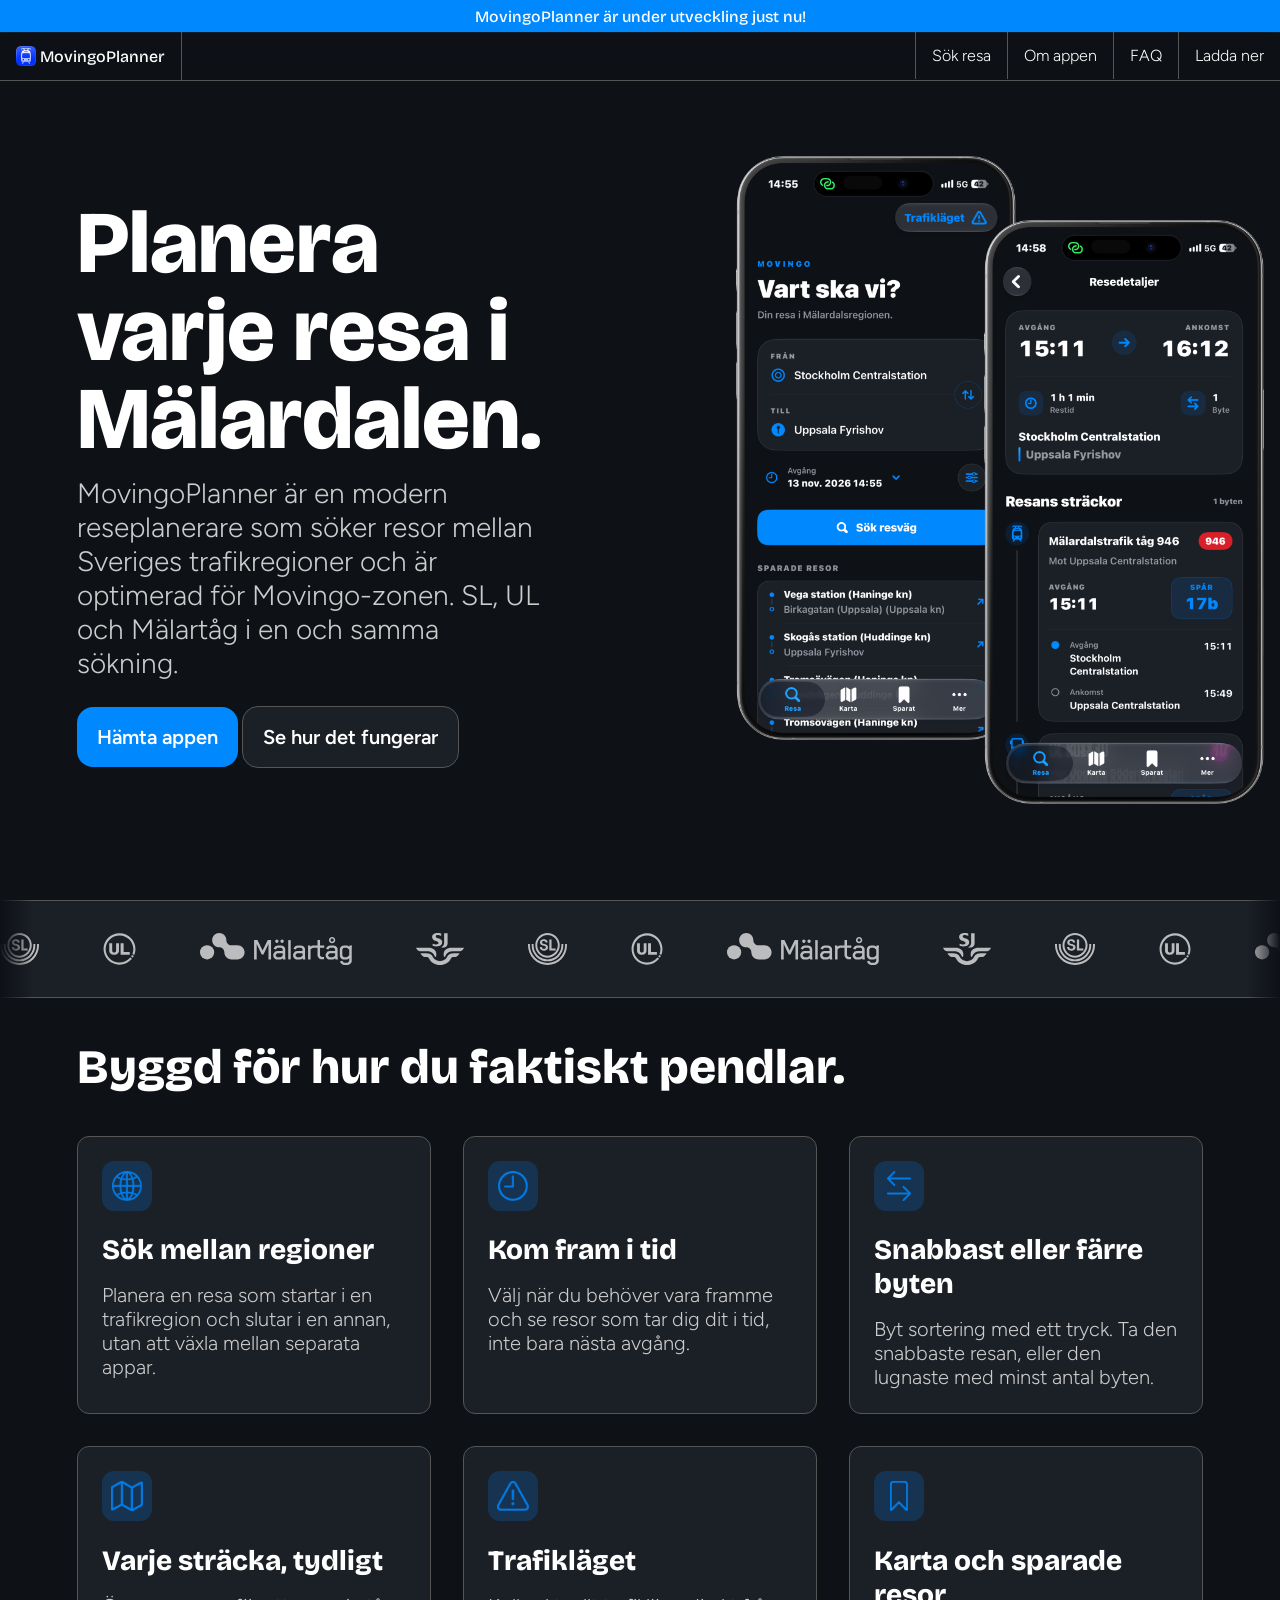
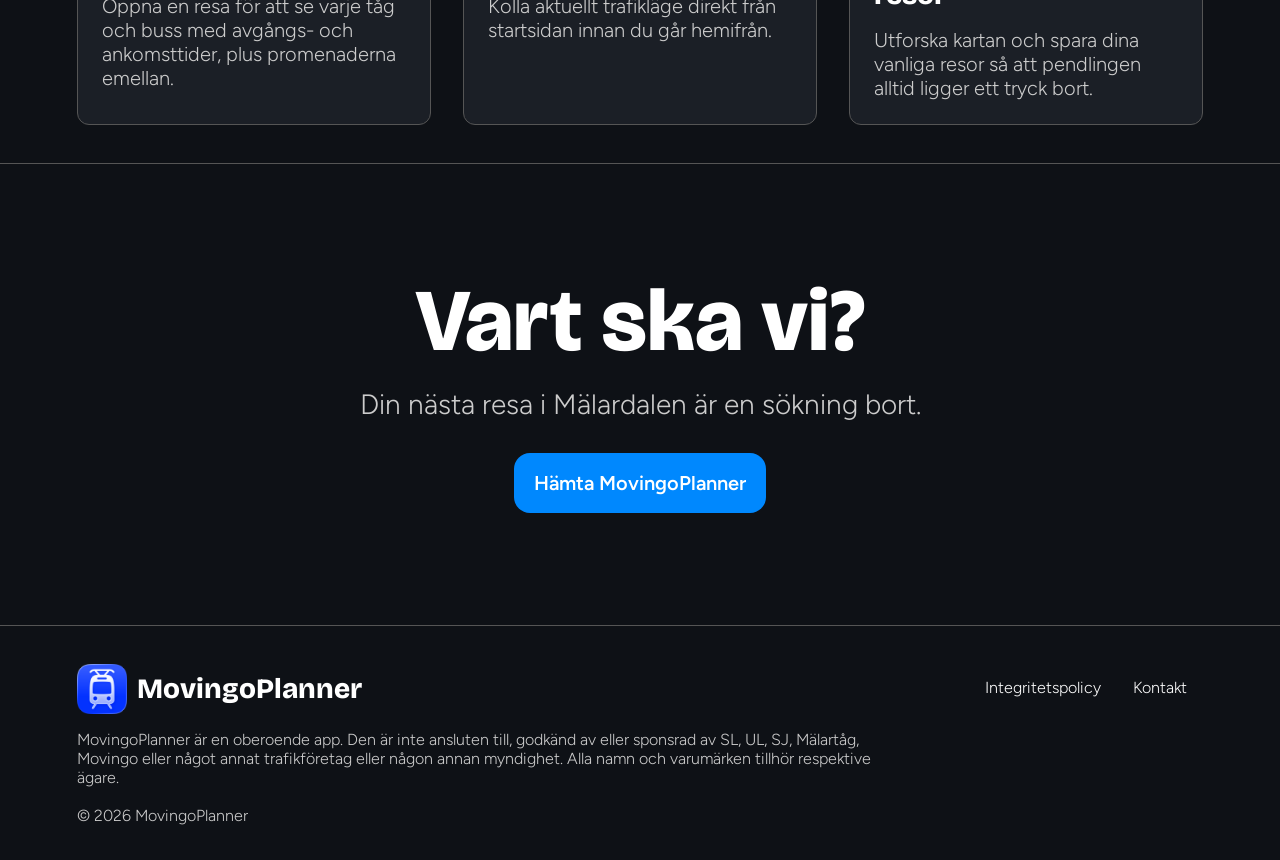
<file: index.html>
<!DOCTYPE html>
<html lang="en">
<head>
    <meta charset="UTF-8">
    <meta name="viewport" content="width=device-width, initial-scale=1.0">

    <link rel="shortcut icon" href="img/logo.png" type="image/x-icon">

    <link rel="preconnect" href="https://fonts.googleapis.com">
    <link rel="preconnect" href="https://fonts.gstatic.com" crossorigin>
    <link href="https://fonts.googleapis.com/css2?family=Bricolage+Grotesque:opsz,wght@12..96,200..800&family=Figtree:ital,wght@0,300..900;1,300..900&display=swap" rel="stylesheet">
    
    <link rel="stylesheet" href="css/styles.css">

    <title>MovingoPlanner</title>
</head>
<body>
    <header>MovingoPlanner är under utveckling just nu!</header>
    <nav id="navbar">
        <ul>
            <li id="logo"><a href="#hero_sec"><img src="img/logo.png" alt="MovingoPlanner logga">MovingoPlanner</a></li>
            <li id="nav-link"><a href="/downloads/">Ladda ner</a></li>
            <li id="nav-link"><a href="/faq/">FAQ</a></li>
            <li id="nav-link"><a href="/about/">Om appen</a></li>
            <li id="nav-link"><a href="/search-journey/">Sök resa</a></li>
        </ul>
    </nav>

    <section id="hero_sec">
        <div class="flex-container">
            <main>
                <h1>Planera varje resa i Mälardalen.</h1>
                <p>MovingoPlanner är en modern reseplanerare som söker resor mellan Sveriges trafikregioner och är optimerad för Movingo-zonen. SL, UL och Mälartåg i en och samma sökning.</p>
                <a href="#appLink_sec">Hämta appen</a>
                <a href="#logoMarquee_sec" class="alternate-btn">Se hur det fungerar</a>
            </main>
            <aside>
                <div>
                    <img src="img/app_mockup_home.png" alt="Telefon modell som visar appen.">
                    <img id="top_img" src="img/app_mockup_journey.png" alt="Telefon modell som visar appen.">
                </div>
            </aside>
        </div>
    </section>

    <section id="logoMarquee_sec">
        <div class="logo-track">

            <div class="logo-group">
                <img src="img/sl.svg" alt="SL">
                <img src="img/ul.svg" alt="UL">
                <img src="img/malartag.svg" alt="Mälartåg">
                <img src="img/sj.svg" alt="SJ">

                <img src="img/sl.svg" alt="" aria-hidden="true">
                <img src="img/ul.svg" alt="" aria-hidden="true">
                <img src="img/malartag.svg" alt="" aria-hidden="true">
                <img src="img/sj.svg" alt="" aria-hidden="true">

                <img src="img/sl.svg" alt="" aria-hidden="true">
                <img src="img/ul.svg" alt="" aria-hidden="true">
                <img src="img/malartag.svg" alt="" aria-hidden="true">
                <img src="img/sj.svg" alt="" aria-hidden="true">
            </div>

            <div class="logo-group" aria-hidden="true">
                <img src="img/sl.svg" alt="">
                <img src="img/ul.svg" alt="">
                <img src="img/malartag.svg" alt="">
                <img src="img/sj.svg" alt="">
                
                <img src="img/sl.svg" alt="">
                <img src="img/ul.svg" alt="">
                <img src="img/malartag.svg" alt="">
                <img src="img/sj.svg" alt="">
 
                <img src="img/sl.svg" alt="">
                <img src="img/ul.svg" alt="">
                <img src="img/malartag.svg" alt="">
                <img src="img/sj.svg" alt="">
            </div>
        </div>
    </section>

    <section id="info_sec">
        <div>
            <h2>Byggd för hur du faktiskt pendlar.</h2>

            <div class="flex-container">
                <div>
                    <div>
                        <img src="img/globe.png" alt="logga">
                    </div>
                    <h3>Sök mellan regioner</h3>
                    <p>Planera en resa som startar i en trafikregion och slutar i en annan, utan att växla mellan separata appar.</p>
                </div>
                <div>
                    <div>
                        <img src="img/clock.png" alt="logga">
                    </div>
                    <h3>Kom fram i tid</h3>
                    <p>Välj när du behöver vara framme och se resor som tar dig dit i tid, inte bara nästa avgång.</p>
                </div>
                <div>
                    <div>
                        <img src="img/arrow.png" alt="logga">
                    </div>
                    <h3>Snabbast eller färre byten</h3>
                    <p>Byt sortering med ett tryck. Ta den snabbaste resan, eller den lugnaste med minst antal byten.</p>
                </div>
                <div>
                    <div>
                        <img src="img/map.png" alt="logga">
                    </div>
                    <h3>Varje sträcka, tydligt</h3>
                    <p>Öppna en resa för att se varje tåg och buss med avgångs- och ankomsttider, plus promenaderna emellan.</p>
                </div>
                <div>
                    <div>
                        <img src="img/danger.png" alt="logga">
                    </div>
                    <h3>Trafikläget</h3>
                    <p>Kolla aktuellt trafikläge direkt från startsidan innan du går hemifrån.</p>
                </div>
                <div>
                    <div>
                        <img src="img/bookmark.png" alt="logga">
                    </div>
                    <h3>Karta och sparade resor</h3>
                    <p>Utforska kartan och spara dina vanliga resor så att pendlingen alltid ligger ett tryck bort.</p>
                </div>
            </div>
        </div>
    </section>

    <section id="appLink_sec">
        <h1>Vart ska vi?</h1>
        <p>Din nästa resa i Mälardalen är en sökning bort.</p>
        <a href="/downloads/">
            Hämta MovingoPlanner
        </a>
    </section>

    <footer>
        <main>
            <div id="logo">
                <a href="/">
                    <img src="img/logo.png" alt="MovingoPlanner logga">
                    <h3>MovingoPlanner</h3>
                </a>
            </div>
                
            <p>MovingoPlanner är en oberoende app. Den är inte ansluten till, godkänd av eller sponsrad av SL, UL, SJ, Mälartåg, Movingo eller något annat trafikföretag eller någon annan myndighet. Alla namn och varumärken tillhör respektive ägare.<br><br>&copy; 2026 MovingoPlanner</p>
        </main>
        <aside>
            <ul>
                <li><a href="/contact/">Kontakt</a></li>
                <li><a href="/privacy-policy/">Integritetspolicy</a></li>
            </ul>
        </aside>
    </footer>

</body>
</html>
</file>
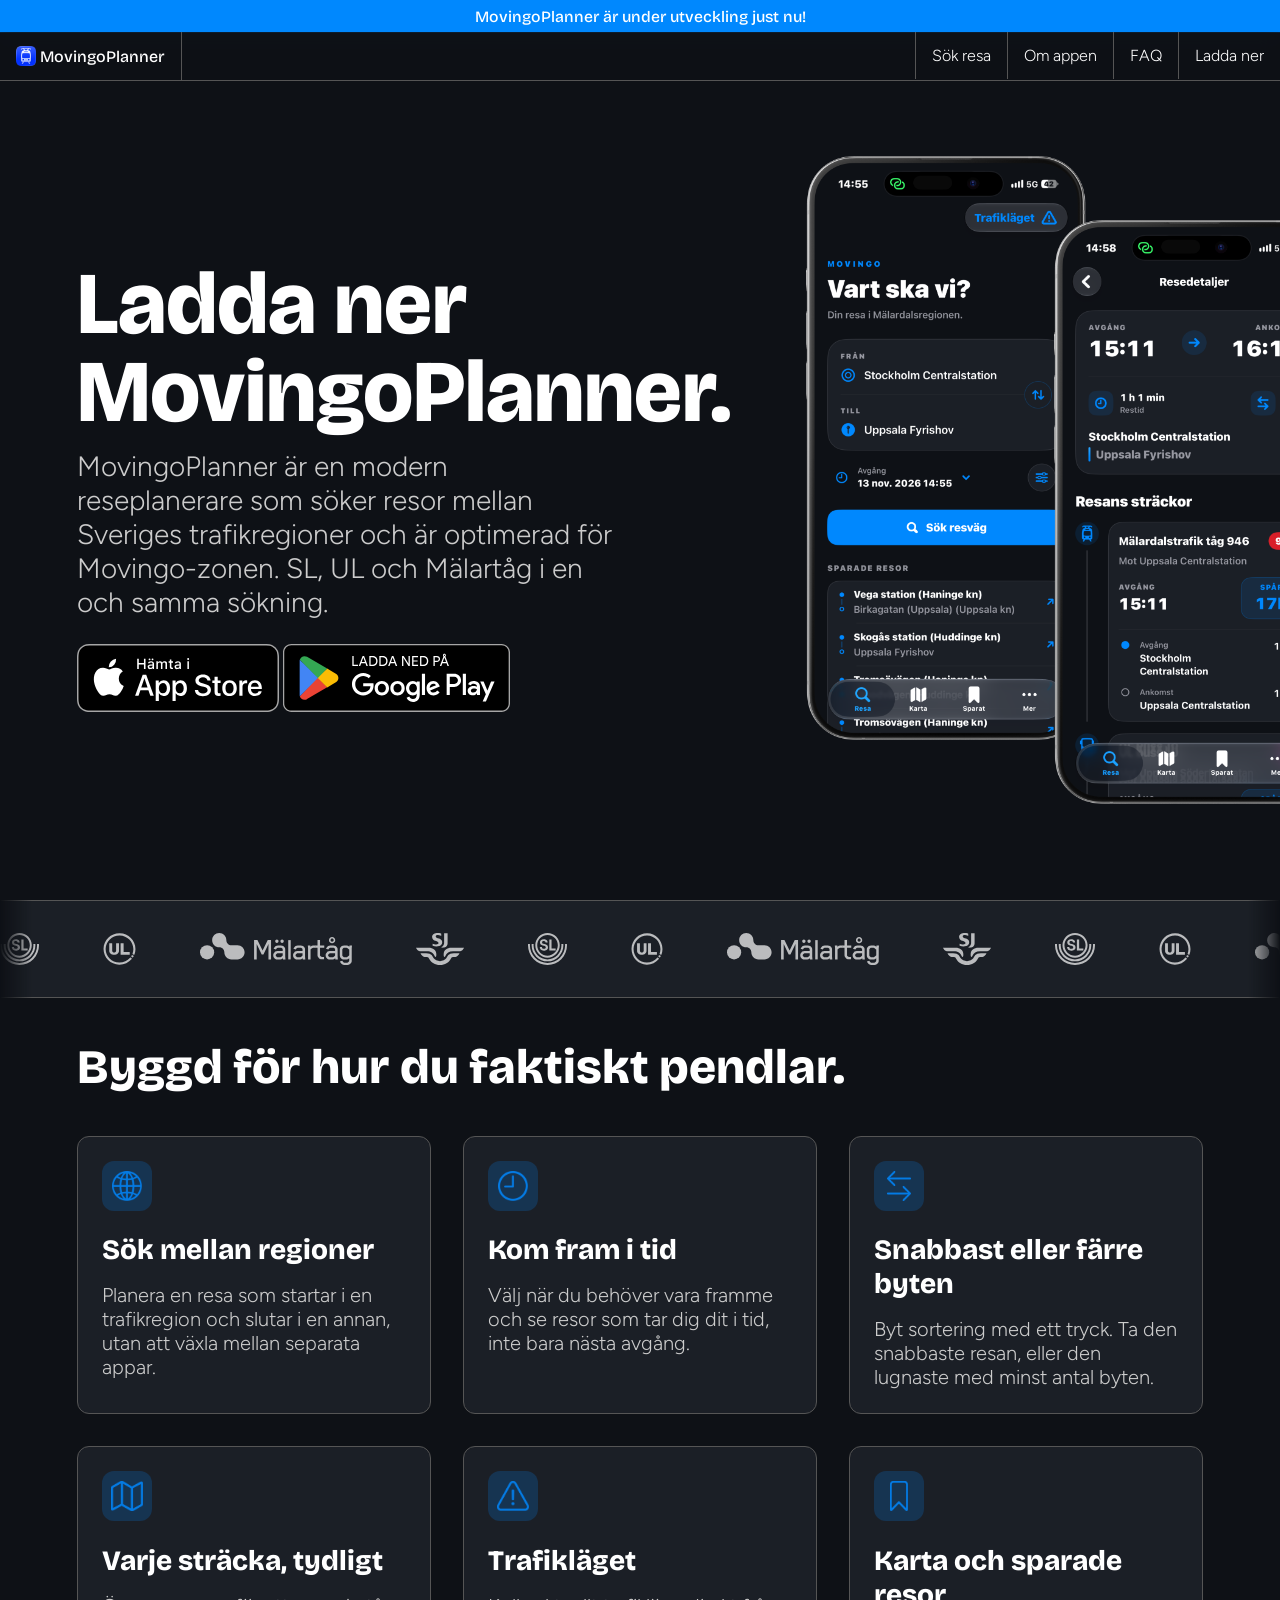
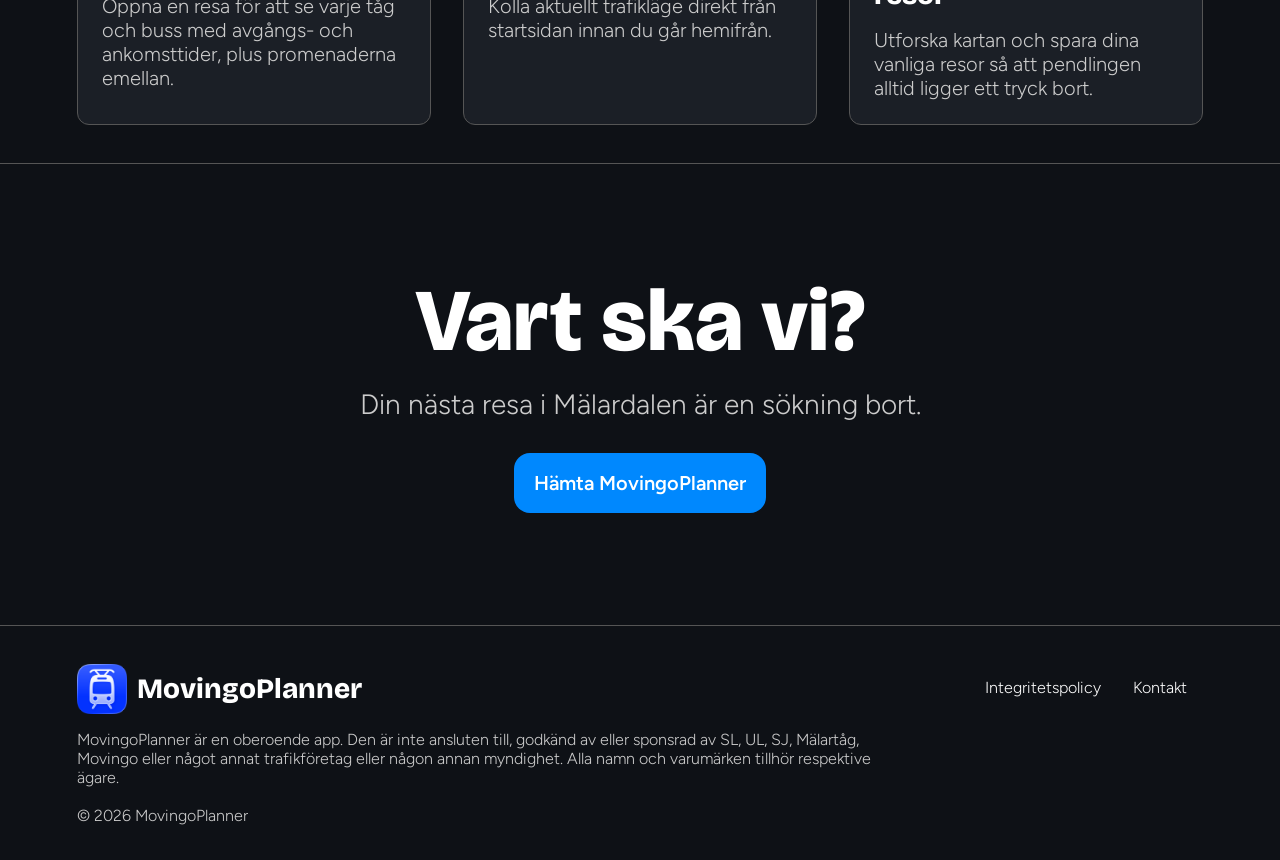
<file: downloads/index.html>
<!DOCTYPE html>
<html lang="en">
<head>
    <meta charset="UTF-8">
    <meta name="viewport" content="width=device-width, initial-scale=1.0">

    <link rel="shortcut icon" href="../img/logo.png" type="image/x-icon">

    <link rel="preconnect" href="https://fonts.googleapis.com">
    <link rel="preconnect" href="https://fonts.gstatic.com" crossorigin>
    <link href="https://fonts.googleapis.com/css2?family=Bricolage+Grotesque:opsz,wght@12..96,200..800&family=Figtree:ital,wght@0,300..900;1,300..900&display=swap" rel="stylesheet">
    
    <link rel="stylesheet" href="../css/styles.css">

    <title>MovingoPlanner</title>
</head>
<body>
    <header>MovingoPlanner är under utveckling just nu!</header>
    <nav id="navbar">
        <ul>
            <li id="logo"><a href="../"><img src="../img/logo.png" alt="MovingoPlanner logga">MovingoPlanner</a></li>
            <li id="nav-link"><a href="../downloads/">Ladda ner</a></li>
            <li id="nav-link"><a href="../faq/">FAQ</a></li>
            <li id="nav-link"><a href="../about/">Om appen</a></li>
            <li id="nav-link"><a href="../search-journey/">Sök resa</a></li>
        </ul>
    </nav>

    <section id="hero_sec">
        <div class="flex-container">
            <main>
                <h1>Ladda ner MovingoPlanner.</h1>
                <p>MovingoPlanner är en modern reseplanerare som söker resor mellan Sveriges trafikregioner och är optimerad för Movingo-zonen. SL, UL och Mälartåg i en och samma sökning.</p>
                <a class="img-btn" href="#appLink_sec"><img src="../img/appstore.svg" alt=""></a>
                <a class="img-btn" href="#logoMarquee_sec"><img src="../img/google_play.svg" alt="tshgd"></a>
            </main>
            <aside>
                <div>
                    <img src="../img/app_mockup_home.png" alt="Telefon modell som visar appen.">
                    <img id="top_img" src="../img/app_mockup_journey.png" alt="Telefon modell som visar appen.">
                </div>
            </aside>
        </div>
    </section>

    <section id="logoMarquee_sec">
        <div class="logo-track">

            <div class="logo-group">
                <img src="../img/sl.svg" alt="SL">
                <img src="../img/ul.svg" alt="UL">
                <img src="../img/malartag.svg" alt="Mälartåg">
                <img src="../img/sj.svg" alt="SJ">

                <img src="../img/sl.svg" alt="" aria-hidden="true">
                <img src="../img/ul.svg" alt="" aria-hidden="true">
                <img src="../img/malartag.svg" alt="" aria-hidden="true">
                <img src="../img/sj.svg" alt="" aria-hidden="true">

                <img src="../img/sl.svg" alt="" aria-hidden="true">
                <img src="../img/ul.svg" alt="" aria-hidden="true">
                <img src="../img/malartag.svg" alt="" aria-hidden="true">
                <img src="../img/sj.svg" alt="" aria-hidden="true">
            </div>

            <div class="logo-group" aria-hidden="true">
                <img src="../img/sl.svg" alt="">
                <img src="../img/ul.svg" alt="">
                <img src="../img/malartag.svg" alt="">
                <img src="../img/sj.svg" alt="">
                
                <img src="../img/sl.svg" alt="">
                <img src="../img/ul.svg" alt="">
                <img src="../img/malartag.svg" alt="">
                <img src="../img/sj.svg" alt="">
 
                <img src="../img/sl.svg" alt="">
                <img src="../img/ul.svg" alt="">
                <img src="../img/malartag.svg" alt="">
                <img src="../img/sj.svg" alt="">
            </div>
        </div>
    </section>

    <section id="info_sec">
        <div>
            <h2>Byggd för hur du faktiskt pendlar.</h2>

            <div class="flex-container">
                <div>
                    <div>
                        <img src="../img/globe.png" alt="logga">
                    </div>
                    <h3>Sök mellan regioner</h3>
                    <p>Planera en resa som startar i en trafikregion och slutar i en annan, utan att växla mellan separata appar.</p>
                </div>
                <div>
                    <div>
                        <img src="../img/clock.png" alt="logga">
                    </div>
                    <h3>Kom fram i tid</h3>
                    <p>Välj när du behöver vara framme och se resor som tar dig dit i tid, inte bara nästa avgång.</p>
                </div>
                <div>
                    <div>
                        <img src="../img/arrow.png" alt="logga">
                    </div>
                    <h3>Snabbast eller färre byten</h3>
                    <p>Byt sortering med ett tryck. Ta den snabbaste resan, eller den lugnaste med minst antal byten.</p>
                </div>
                <div>
                    <div>
                        <img src="../img/map.png" alt="logga">
                    </div>
                    <h3>Varje sträcka, tydligt</h3>
                    <p>Öppna en resa för att se varje tåg och buss med avgångs- och ankomsttider, plus promenaderna emellan.</p>
                </div>
                <div>
                    <div>
                        <img src="../img/danger.png" alt="logga">
                    </div>
                    <h3>Trafikläget</h3>
                    <p>Kolla aktuellt trafikläge direkt från startsidan innan du går hemifrån.</p>
                </div>
                <div>
                    <div>
                        <img src="../img/bookmark.png" alt="logga">
                    </div>
                    <h3>Karta och sparade resor</h3>
                    <p>Utforska kartan och spara dina vanliga resor så att pendlingen alltid ligger ett tryck bort.</p>
                </div>
            </div>
        </div>
    </section>

    <section id="appLink_sec">
        <h1>Vart ska vi?</h1>
        <p>Din nästa resa i Mälardalen är en sökning bort.</p>
        <a href="/downloads/">
            Hämta MovingoPlanner
        </a>
    </section>

    <footer>
        <main>
            <div id="logo">
                <a href="/">
                    <img src="../img/logo.png" alt="MovingoPlanner logga">
                    <h3>MovingoPlanner</h3>
                </a>
            </div>
                
            <p>MovingoPlanner är en oberoende app. Den är inte ansluten till, godkänd av eller sponsrad av SL, UL, SJ, Mälartåg, Movingo eller något annat trafikföretag eller någon annan myndighet. Alla namn och varumärken tillhör respektive ägare.<br><br>&copy; 2026 MovingoPlanner</p>
        </main>
        <aside>
            <ul>
                <li><a href="/contact/">Kontakt</a></li>
                <li><a href="/privacy-policy/">Integritetspolicy</a></li>
            </ul>
        </aside>
    </footer>

</body>
</html>
</file>
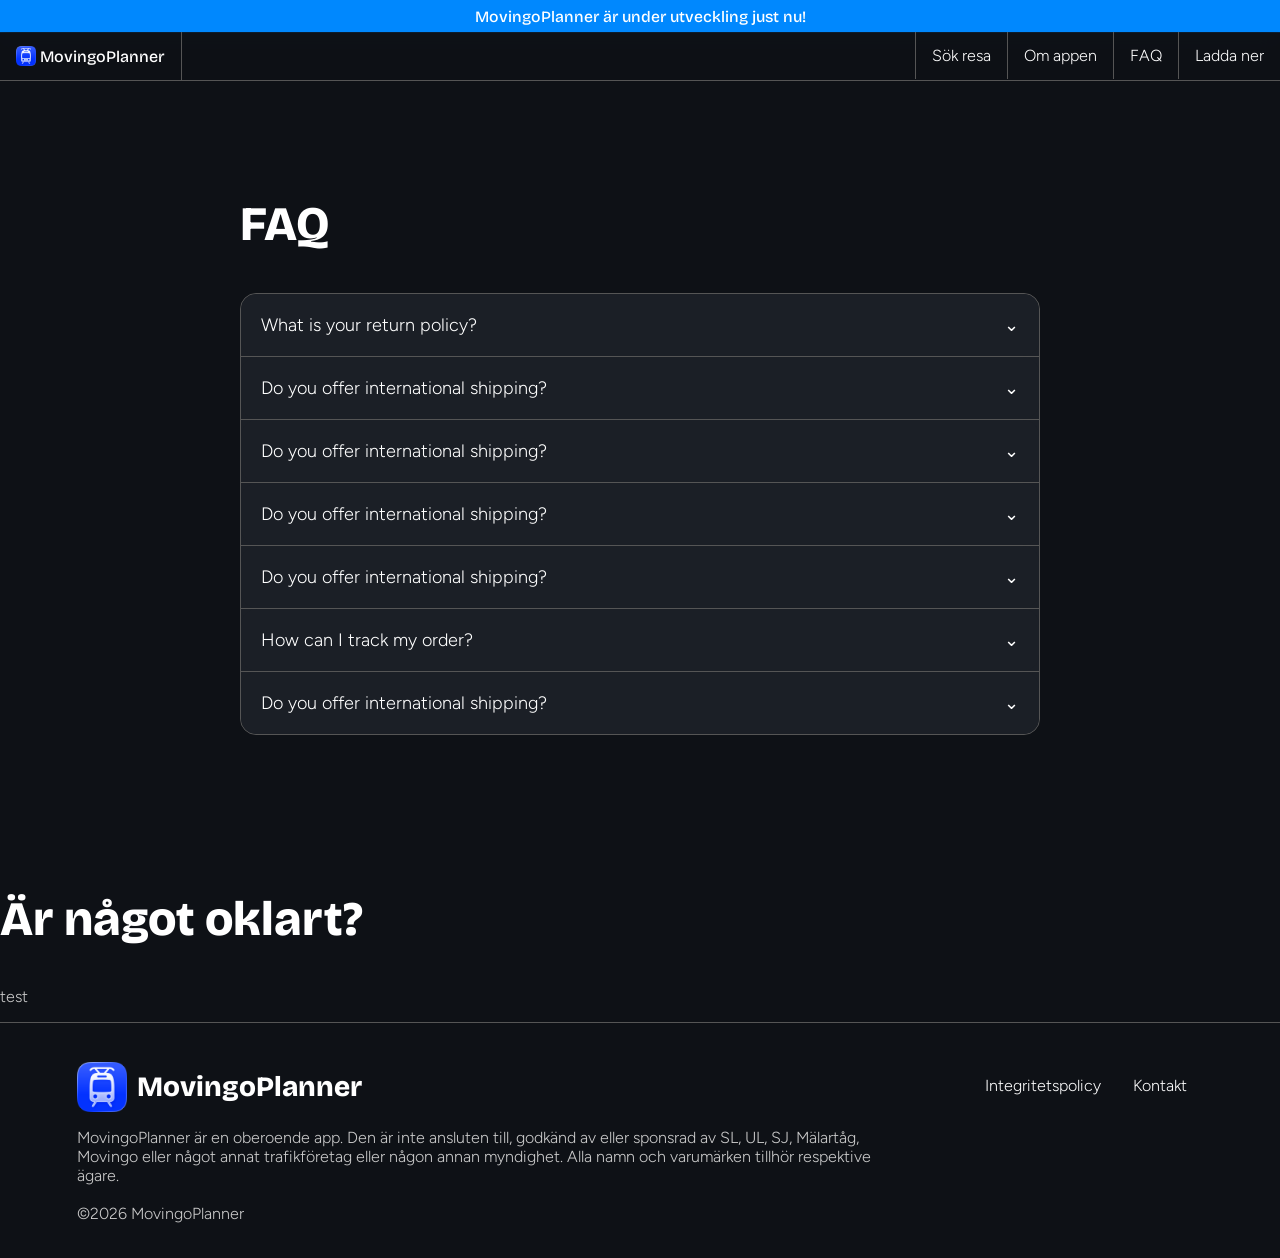
<file: faq/index.html>
<!DOCTYPE html>
<html lang="en">
<head>
    <meta charset="UTF-8">
    <meta name="viewport" content="width=device-width, initial-scale=1.0">

    <link rel="shortcut icon" href="../img/logo.png" type="image/x-icon">

    <link rel="preconnect" href="https://fonts.googleapis.com">
    <link rel="preconnect" href="https://fonts.gstatic.com" crossorigin>
    <link href="https://fonts.googleapis.com/css2?family=Bricolage+Grotesque:opsz,wght@12..96,200..800&family=Figtree:ital,wght@0,300..900;1,300..900&display=swap" rel="stylesheet">
    
    <link rel="stylesheet" href="../css/styles.css">

    <title>MovingoPlanner</title>
</head>
<body>
    <header>MovingoPlanner är under utveckling just nu!</header>
    <nav>
        <ul>
            <li id="logo"><a href="/"><img src="../img/logo.png" alt="MovingoPlanner logga">MovingoPlanner</a></li>
            <li><a href="../downloads/">Ladda ner</a></li>
            <li><a href="./">FAQ</a></li>
            <li><a href="../about/">Om appen</a></li>
            <li><a href="../search-journey/">Sök resa</a></li>
        </ul>
    </nav>

    <section id="faq_sec">
        <div class="faq-container">
            <h2>FAQ</h2>
            <div class="faq-accordion">
                <div class="faq-item">
                    <button class="faq-question">
                        What is your return policy?
                        <span class="arrow">&#x2304;</span>
                    </button>
                    <div class="faq-answer">
                        <p>You can return any item within 30 days of purchase for a full refund.</p>
                    </div>
                </div>

                <div class="faq-item">
                    <button class="faq-question">
                        Do you offer international shipping?
                        <span class="arrow">&#x2304;</span>
                    </button>
                    <div class="faq-answer">
                        <p>Yes, we ship to most countries worldwide. Shipping fees apply.</p>
                    </div>
                </div>

                <div class="faq-item">
                    <button class="faq-question">
                        Do you offer international shipping?
                        <span class="arrow">&#x2304;</span>
                    </button>
                    <div class="faq-answer">
                        <p>Yes, we ship to most countries worldwide. Shipping fees apply.</p>
                    </div>
                </div>

                <div class="faq-item">
                    <button class="faq-question">
                        Do you offer international shipping?
                        <span class="arrow">&#x2304;</span>
                    </button>
                    <div class="faq-answer">
                        <p>Yes, we ship to most countries worldwide. Shipping fees apply.</p>
                    </div>
                </div>

                <div class="faq-item">
                    <button class="faq-question">
                        Do you offer international shipping?
                        <span class="arrow">&#x2304;</span>
                    </button>
                    <div class="faq-answer">
                        <p>Yes, we ship to most countries worldwide. Shipping fees apply.</p>
                    </div>
                </div>

                <div class="faq-item">
                    <button class="faq-question">
                        How can I track my order?
                        <span class="arrow">&#x2304;</span>
                    </button>
                    <div class="faq-answer">
                        <p>Once your order is shipped, we will send you a tracking number via email.</p>
                    </div>
                </div>

                <div class="faq-item faq-item-last">
                    <button class="faq-question">
                        Do you offer international shipping?
                        <span class="arrow">&#x2304;</span>
                    </button>
                    <div class="faq-answer">
                        <p>Yes, we ship to most countries worldwide. Shipping fees apply.</p>
                    </div>
                </div>
            </div>
        </div>
    </section>

    <section>

            <div>
                <h2>
                    Är något oklart?
                </h2>
                <p>
                    test
                </p>
            </div>

    </section>

    <footer>
        <main>
            <div id="logo">
                <a href="/">
                    <img src="../img/logo.png" alt="MovingoPlanner logga">
                    <h3>MovingoPlanner</h3>
                </a>
            </div>
                
            <p>MovingoPlanner är en oberoende app. Den är inte ansluten till, godkänd av eller sponsrad av SL, UL, SJ, Mälartåg, Movingo eller något annat trafikföretag eller någon annan myndighet. Alla namn och varumärken tillhör respektive ägare.<br><br>&copy;2026 MovingoPlanner</p>
        </main>
        <aside>
            <ul>
                <li><a href="../contact/">Kontakt</a></li>
                <li><a href="../privacy-policy/">Integritetspolicy</a></li>
            </ul>
        </aside>
    </footer>

    <script src="../scripts/script.js"></script>
</body>
</html>
</file>
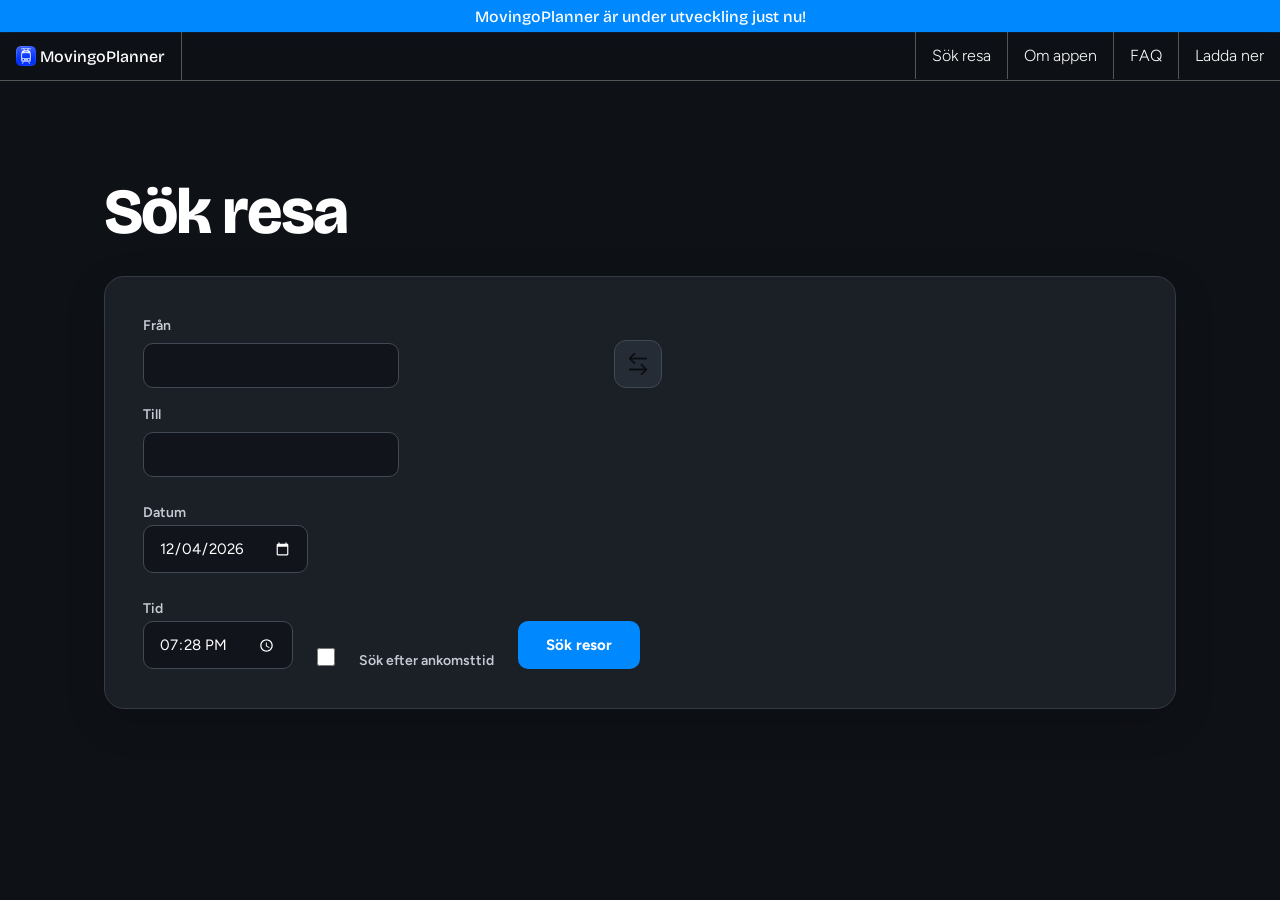
<file: search-journey/index.html>
<!doctype html>
<html lang="sv">
<head>
    <meta charset="UTF-8">
    <meta name="viewport" content="width=device-width, initial-scale=1">

    <link rel="shortcut icon" href="../img/logo.png" type="image/x-icon">

    <link rel="preconnect" href="https://fonts.googleapis.com">
    <link rel="preconnect" href="https://fonts.gstatic.com" crossorigin>
    <link href="https://fonts.googleapis.com/css2?family=Bricolage+Grotesque:opsz,wght@12..96,200..800&family=Figtree:ital,wght@0,300..900;1,300..900&display=swap" rel="stylesheet">

    <link rel="stylesheet" href="../css/styles.css">
    <link rel="stylesheet" href="../css/search_style.css">
  
    <title>Sök resa – MovingoPlanner</title>
</head>
<body>
    <header>MovingoPlanner är under utveckling just nu!</header>
    <nav>
        <ul>
            <li id="logo"><a href="../"><img src="../img/logo.png" alt="MovingoPlanner logga">MovingoPlanner</a></li>
            <li><a href="../downloads/">Ladda ner</a></li>
            <li><a href="../faq/">FAQ</a></li>
            <li><a href="../about/">Om appen</a></li>
            <li><a href="./" aria-current="page">Sök resa</a></li>
        </ul>
    </nav>
    <main id="journey_sec">
        <h1>Sök resa</h1>
        <form id="journey-search">
            
            <div id="location_sec">
                <div>
                    <label for="origin">Från</label><br>
                    <input id="origin" name="origin" autocomplete="off" required>
                    <select id="origin-options" size="5" hidden aria-label="Välj avgångshållplats"></select>
                </div>

                <button type="button" id="swap"><img src="../img/arrow.png" alt=""></button></p>

                <div>
                    <label for="destination">Till</label><br>
                    <input id="destination" name="destination" autocomplete="off" required>
                    <select id="destination-options" size="5" hidden aria-label="Välj destinationshållplats"></select>
                </div>
            </div>
            
          

            <label for="date">Datum</label>
            <input id="date" name="date" type="date" required>

            <label for="time">Tid</label>
            <input id="time" name="time" type="time" required>

            <input id="arrival" name="arrival" type="checkbox">
            <label for="arrival">Sök efter ankomsttid</label>

            <button type="submit">Sök resor</button></p>
        </form>
        <p id="status" role="status"></p>
        <section id="journey-results" aria-live="polite" hidden>
            <h2>Reseförslag</h2>
            <div id="results"></div>
        </section>
    </main>
    <script src="config.js"></script>
    <script src="app.js"></script>
</body>
</html>
</file>
<file: css/styles.css>
body {
    background-color: #0E1116;
    margin: 0;
}

html {
  scroll-behavior: smooth;
}

nav a img {
    height: 19.5px;
    padding-right: 4px;
}

nav {
    width: 100vw;
    height: 47.5px;

    background-color: rgba(14, 17, 22, 0.8);
    backdrop-filter: blur(10px);

    border-bottom: #555 1px solid;

    z-index: 100;
    position: fixed;
    top: 3.6vh;
}

nav ul {
    list-style-type: none;
    margin: 0;
    padding: 0;
    overflow: hidden;
}

nav ul li {
    float: right;
}

nav ul li a {
    display: block;
    color: white;
    text-align: center;
    padding: 14px 16px;
    text-decoration: none;
  
    font-family: "Figtree", sans-serif;
    font-optical-sizing: auto;
    font-weight: 300;
    font-style: normal;

    border-left: #555 1px solid;
}

nav ul li a:hover {
    background-color: #1b1f26;
}

#logo {
    float: left;

    display: flex;
    align-items: center;

    align-content: center;
}

#logo a {
    font-family: "Bricolage Grotesque", sans-serif;
    font-optical-sizing: auto;
    font-weight: 500;
    font-style: normal;
    font-variation-settings: "wdth" 100;

    display: flex;
    align-items: center;

    border-right: #555 1px solid;

    border-left: none;
}

h1 {
    font-family: "Bricolage Grotesque", sans-serif;
    font-optical-sizing: auto;
    font-weight: 800;
    font-style: normal;
    font-variation-settings: "wdth" 100;

    line-height: 1;
    
    font-size: clamp(48px, calc(30.857px + 4.762vw), 88px);
    
    color: white;
}

h2 {
    font-family: "Bricolage Grotesque", sans-serif;
    font-optical-sizing: auto;
    font-weight: 800;
    font-style: normal;
    font-variation-settings: "wdth" 100;

    font-size: clamp(24px, calc(13.714px + 2.857vw), 48px);

    color: white;
}

h3 {
    font-family: "Bricolage Grotesque", sans-serif;
    font-optical-sizing: auto;
    font-weight: 800;
    font-style: normal;
    font-variation-settings: "wdth" 100;

    font-size: clamp(18px, calc(13.714px + 1.19vw), 28px);

    color: white;
    margin: 0;
    margin-bottom: 1rem;
}

p {
    font-family: "Figtree", sans-serif;
    font-optical-sizing: auto;
    font-weight: 300;
    font-style: normal;

    color: #ccc;
}

header {
    font-family: "Bricolage Grotesque", sans-serif;
    font-optical-sizing: auto;
    font-weight: 500;
    font-style: normal;
    font-variation-settings:
        "wdth" 100;

    font-size: 1.75vh;

    color: white;

    text-align: center;
    width: 100vw;

    padding: 0.75vh 0;

    background-color: rgba(0, 136, 254);

    z-index: 100;
    position: fixed;
    top: 0;
    left: 0;
}

section a {
    padding: 18px 20px;
    background-color: rgba(0, 136, 254);
    border-radius: 16px;
    color: white;
    text-decoration: none;

    font-family: "Figtree", sans-serif;
    font-optical-sizing: auto;
    font-weight: 600;
    font-style: normal;

    font-size: clamp(10px, calc(5.714px + 1.19vw), 20px);
}

section a.alternate-btn {
    background-color: #1b1f26;
    border: #555 1px solid;
}

.img-btn {
    padding: 0;
    background-color: none;
    border-radius: none;
    border: none; 
    color: none;
    height: 7vh;
}

.img-btn img {
    height: 7.5vh;
}

#hero_sec a,
#appLink_sec a {
    display: inline-block;
}

.flex-container {
    display: flex;
}

#hero_sec .flex-container {
    gap: 15vw;
    align-items: center;
}

#hero_sec {
    margin: 0 6vw;
    height: 100vh;
    display: flex;
    flex-direction: column;
    justify-content: center;
}

#hero_sec p {
    font-size: clamp(18px, calc(13.714px + 1.19vw), 28px);
}

#hero_sec main {
    float: left;
    width: 42vw;
}

#hero_sec aside {
    float: right;
    width: 42vw;
}

#hero_sec main h1, #hero_sec main p, #hero_sec main a {
    margin: 1vw 0;
}

#hero_sec main h1 {
    margin-top: calc(3.6vh + 47.5px);
}

#hero_sec aside img {
    width: 17.5rem;
}

#top_img {
    position: absolute;

    margin: 5vw 0 0 -2.5vw;

    z-index: 1;
}

@media (max-width: 1200px) {

    #hero_sec aside img {
        width: 12.5rem;
    }

    #top_img {
        position: absolute;

        margin: 5vw 0 0 -4.5vw;

        z-index: 1;
    }
}

@media (max-width: 850px) {
    #hero_sec main {
        width: 100vw;
    }

    #hero_sec aside {
        display: none;
    }
}

#logoMarquee_sec {
    overflow: hidden;
    width: 100%;
    padding: 2rem 0;
    background: #1b1f26;

    box-sizing: border-box;

    border-top: #555 1px solid;
    border-bottom: #555 1px solid;

    mask-image: linear-gradient(
        to right,
        transparent,
        #0e1116 2.5%,
        #0e1116 97.5%,
        transparent
    );
    -webkit-mask-image: linear-gradient(
        to right,
        transparent,
        #0e1116 2.5%,
        #0e1116 97.5%,
        transparent
    );
}

.logo-track {
    display: flex;
    width: max-content;
    animation: scroll-logos 20s linear infinite;
}

#logoMarquee_sec:hover .logo-track {
    animation-play-state: paused;
}

.logo-group {
    display: flex;
    align-items: center;
    gap: 4rem;
    padding-right: 4rem; 
}

.logo-group img {
    height: 2rem; 
    width: auto;
    object-fit: contain;
    filter: brightness(0) invert(1);
    opacity: 0.7;
    transition: filter 0.3s ease, opacity 0.3s ease;
}

.logo-group img:hover {
    filter: grayscale(0%);
    opacity: 1;
}

@keyframes scroll-logos {
    0% {
        transform: translateX(0);
    }
    100% {
        transform: translateX(-50%);
    }
}

@media (prefers-reduced-motion: reduce) {
    .logo-track {
        animation: none;
        flex-wrap: wrap;
        justify-content: center;
        width: 100%;
    }
    .logo-group[aria-hidden="true"] {
        display: none;
    }
}

#info_sec {
    margin: 3vw 6vw;
    height: auto;
}

#info_sec p {
    font-size: clamp(10px, calc(5.714px + 1.19vw), 20px);
}

#info_sec .flex-container {
    justify-content: space-between;
    gap: 2.5vw;
    flex-wrap: wrap;
}   

#info_sec .flex-container div {
    background-color: #1b1f26;
    padding: 1.5rem;
    flex: 1;
    border: #555 1px solid;
    border-radius: 12px;
    min-width: 20vw; 
}

#info_sec .flex-container div p {
    margin: 0px;

}

#info_sec .flex-container div div {
    background-color: rgba(0, 136, 254, 0.2);
    height: 50px;
    width: 50px;
    min-width: 50px;
    padding: 0;

    display: flex;
    justify-content: center;
    margin-bottom: 2.5vh;
    border: none;
}

#info_sec .flex-container div div img {
    height: 30px;
    margin: 10px;

    filter: brightness(0) saturate(100%) invert(41%) sepia(73%) saturate(3810%) hue-rotate(191deg) brightness(100%) contrast(100%);
}

#appLink_sec {
    padding: 12.5vh 0;
    width: 100vw;
    text-align: center;
    border-top: #555 1px solid;
}

#appLink_sec h1{
    margin-top: 0;
    margin-bottom: 2.5vh;
}
#appLink_sec p {
    font-size: clamp(18px, calc(13.714px + 1.19vw), 28px);
    margin-top: 0;
    margin-bottom: 3.5vh;
}

footer {
    background-color: #1b1f26;

    width: 100vw;

    border-top: #555 1px solid;
}

footer .flex-container {
    display: flex;
    align-items: center;
}

footer #logo {
    float: none;
    width: auto;
    display: flex;
    align-items: center;
}

footer #logo a {
    display: flex;
    align-items: center;
    gap: 10px;

    text-decoration: none;
    border: none;
}

footer #logo h3 {
    margin: 0;
}

footer #logo img {
    height: 50px;
    width: auto;
    display: block;
}

footer main {
    float: left;
    width: 62.5%;
    height: 17.5vh;
    padding: 3vw 6vw;
    padding-right: 1.5vw;
}

footer main p {
    clear: both;
}

footer aside {
    float: right;
    width: 22.5%;
    height: 17.5vh;
    padding: 3vw 6vw;
    padding-left: 1.5vw;
}

footer ul {
    list-style-type: none;
    margin: 0;
    padding: 0;
    overflow: hidden;
}

footer ul li {
    float: right;
}

footer ul li a {
    display: block;
    color: white;
    text-align: center;
    padding: 14px 16px;
    text-decoration: none;
  
    font-family: "Figtree", sans-serif;
    font-optical-sizing: auto;
    font-weight: 300;
    font-style: normal;
}

footer ul li a:hover {
    background-color: #555;
}


form  {
    font-family: "Bricolage Grotesque", sans-serif;
    font-optical-sizing: auto;
    font-weight: 500;
    font-style: normal;
    font-variation-settings:
        "wdth" 100;

    color: white;
}

#location_sec {
    display: flex;
    justify-content: space-between;
    align-items: flex-end;
    gap: 5rem;
    width: 90vw;
}

#location_sec input[id=origin], #location_sec input[id=destination] {
    height: 45px;
    width: 20vw;
}

#location_sec button{
    border-radius: 50%;
    height: 50px;
    width: 50px;
    border: #555 1px solid;
}

#location_sec button img {
    height: 25px;
    margin: auto;
}

#faq_sec {
    margin: 15vh 3vw;
}

.faq-container {
    max-width: 800px; 
    margin: 50px auto; 
    padding: 20px;

    font-family: "Figtree", sans-serif;
    font-optical-sizing: auto;
    font-weight: 300;
    font-style: normal;

    color: white;
}

.faq-accordion {
    border: #555 1px solid;
    border-radius: 16px;
    background-color: #1b1f26;
}

.faq-item {
    border-bottom: 1px solid #555;
    overflow: hidden; 
    color: #fff;
}

.faq-item-last {
    border-bottom: none;
}

.faq-question {
    background-color: #1b1f26;
    color: white;

    font-family: "Figtree", sans-serif;
    font-optical-sizing: auto;
    font-weight: 300;
    font-style: normal;

    width: 100%;
    padding: 20px;
    text-align: left;
    font-size: 18px;
    border: none;
    outline: none;
    cursor: pointer;
    position: relative;
    transition: background-color 0.3s ease;

    border-radius: 16px;
}

.faq-question:hover {
    background-color: #1b1f26;
}

.faq-question .arrow {
    position: absolute;
    right: 20px;
    transition: transform 0.3s ease;
}

.faq-question.active .arrow {
    transform: scale(-1); 
}

.faq-answer {
    max-height: 0; 
    overflow: hidden;
    transition: max-height 0.3s ease;
    background-color: #1b1f26;

    border-radius: 16px;
}

.faq-answer p {
    padding: 20px;
    font-size: 16px;
    line-height: 1.5;
}
</file>
<file: css/search_style.css>
/* ========================================
   JOURNEY SEARCH – MOVINGOPLANNER
======================================== */

#journey_sec {
    min-height: 100vh;
    box-sizing: border-box;
    padding: 20vh 5vw 8vh;
    max-width: 1200px;
    margin: 0 auto;
}

#journey_sec > h1 {
    font-size: clamp(42px, 5vw, 64px);
    margin: 0 0 2rem;
}

/* Search form */

#journey-search {
    background-color: #1b1f26;
    border: 1px solid #353b45;
    border-radius: 20px;
    padding: clamp(20px, 3vw, 40px);

    display: flex;
    flex-wrap: wrap;
    align-items: end;
    gap: 1.5rem;

    box-shadow: 0 12px 40px rgba(0, 0, 0, 0.15);
}

#journey-search > label:not([for="arrival"]) {
    display: block;
    width: 100%;
    margin-bottom: -1.2rem;
}

#journey-search label,
#location_sec label {
    font-family: "Figtree", sans-serif;
    font-size: 14px;
    font-weight: 600;
    color: #c5cbd5;
    display: inline-block;
    margin-bottom: 9px;
}

#location_sec {
    width: 100%;
    display: grid;
    grid-template-columns: minmax(0, 1fr) 52px minmax(0, 1fr);
    align-items: end;
    gap: 1rem;
}

#location_sec > div {
    position: relative;
    min-width: 0;
}

#location_sec input {
    width: 100%;
    height: 52px;
    box-sizing: border-box;
}

#journey-search input:not([type="checkbox"]) {
    background-color: #11151b;
    border: 1px solid #414956;
    border-radius: 10px;
    padding: 0 15px;

    color: white;
    font-family: "Figtree", sans-serif;
    font-size: 15px;

    outline: none;
    transition: border-color 0.2s ease, box-shadow 0.2s ease;
}

#journey-search input:not([type="checkbox"]):focus {
    border-color: #0088fe;
    box-shadow: 0 0 0 3px rgba(0, 136, 254, 0.15);
}

#journey-search input::placeholder {
    color: #727c8b;
}

/* Swap button */

#location_sec button {
    width: 48px;
    height: 48px;
    border-radius: 12px;
    border: 1px solid #414956;
    background-color: #252c36;

    display: flex;
    align-items: center;
    justify-content: center;

    cursor: pointer;
    transition: background-color 0.2s ease, transform 0.2s ease;
}

#location_sec button:hover {
    background-color: #303b49;
    transform: rotate(180deg);
}

#location_sec button img {
    width: 22px;
    height: 22px;
    object-fit: contain;
}

/* Station suggestions */

#origin-options,
#destination-options {
    position: absolute;
    top: calc(100% + 6px);
    left: 0;
    width: 100%;
    z-index: 50;

    background-color: #252c36;
    border: 1px solid #414956;
    border-radius: 10px;
    padding: 5px;

    color: white;
    font-family: "Figtree", sans-serif;
    font-size: 14px;

    box-shadow: 0 12px 30px rgba(0, 0, 0, 0.35);
}

#origin-options option,
#destination-options option {
    padding: 10px;
    border-radius: 6px;
}

#origin-options option:hover,
#destination-options option:hover {
    background-color: #0088fe;
}

/* Date and time */

#journey-search input[type="date"],
#journey-search input[type="time"] {
    min-width: 150px;
    height: 48px;
    box-sizing: border-box;
    color-scheme: dark;
}

/* Arrival checkbox */

#journey-search input[type="checkbox"] {
    width: 18px;
    height: 18px;
    accent-color: #0088fe;
    cursor: pointer;
    margin: 0 0 3px;
}

#journey-search label[for="arrival"] {
    margin: 0;
    cursor: pointer;
}

/* Search button */

#journey-search button[type="submit"] {
    height: 48px;
    padding: 0 28px;

    background-color: #0088fe;
    border: none;
    border-radius: 10px;

    color: white;
    font-family: "Figtree", sans-serif;
    font-size: 15px;
    font-weight: 700;

    cursor: pointer;
    transition: background-color 0.2s ease, transform 0.2s ease;
}

#journey-search button[type="submit"]:hover {
    background-color: #0073d9;
    transform: translateY(-2px);
}

#journey-search button[type="submit"]:active {
    transform: translateY(0);
}

/* Status message */

#status {
    margin: 1.5rem 0;
    font-family: "Figtree", sans-serif;
    font-size: 14px;
    color: #aeb8c7;
}

/* Journey results */

#journey-results {
    margin-top: 4rem;
}

#journey-results h2 {
    font-size: clamp(26px, 3vw, 36px);
    margin-bottom: 1.5rem;
}

#results {
    display: flex;
    flex-direction: column;
    gap: 1rem;
}

/* ========================================
   RESPONSIVE
======================================== */

@media (max-width: 700px) {
    #journey_sec {
        padding: 17vh 5vw 6vh;
    }

    #location_sec {
        grid-template-columns: minmax(0, 1fr) 42px minmax(0, 1fr);
        gap: 0.5rem;
    }

    #location_sec button {
        width: 42px;
        height: 42px;
    }

    #journey-search {
        gap: 1.25rem;
    }

    #journey-search > input:not([type="checkbox"]) {
        width: 100%;
        box-sizing: border-box;
    }

    #journey-search button[type="submit"] {
        width: 100%;
    }
}

@media (max-width: 450px) {
    #location_sec {
        grid-template-columns: 1fr;
        gap: 1rem;
    }

    #location_sec button {
        justify-self: center;
        transform: rotate(90deg);
    }

    #location_sec button:hover {
        transform: rotate(270deg);
    }
}



/* ========================================
   JOURNEY RESULTS
======================================== */

#journey-results {
    margin-top: 5rem;
}

#journey-results h2 {
    margin-bottom: 2rem;
}

/* Results container */

#results {
    display: flex;
    flex-direction: column;
    gap: 1.25rem;
}

/* Journey card */

.journey-card {
    background: #1b1f26;
    border: 1px solid #353b45;
    border-radius: 16px;
    padding: 1.75rem 2rem;

    transition: border-color 0.2s ease,
                transform 0.2s ease,
                background-color 0.2s ease;
}

.journey-card:hover {
    border-color: #0088fe;
    background-color: #1e242d;
    transform: translateY(-2px);
}

/* Header */

.journey-header {
    display: flex;
    justify-content: space-between;
    align-items: center;
    gap: 2rem;
}

.journey-times {
    display: flex;
    align-items: center;
    gap: 1.25rem;
}

.departure-time,
.arrival-time {
    font-family: "Bricolage Grotesque", sans-serif;
    font-size: clamp(24px, 3vw, 34px);
    font-weight: 700;
    color: white;
    font-variant-numeric: tabular-nums;
}

.journey-time-line {
    width: clamp(35px, 7vw, 100px);
    height: 2px;
    background: #0088fe;
    position: relative;
}

.journey-time-line::after {
    content: "";
    position: absolute;
    right: 0;
    top: -4px;
    width: 10px;
    height: 10px;
    border-radius: 50%;
    background: #0088fe;
}

.journey-summary {
    display: flex;
    align-items: center;
    gap: 0.75rem;
    font-family: "Figtree", sans-serif;
    font-size: 14px;
}

.journey-duration {
    color: white;
    font-weight: 600;
}

.journey-changes {
    color: #aab4c2;
    background: #292f39;
    border-radius: 20px;
    padding: 6px 12px;
}

/* Route */

.journey-route {
    display: flex;
    align-items: center;
    gap: 0.75rem;

    margin-top: 0.5rem;

    font-family: "Figtree", sans-serif;
    font-size: 14px;
    color: #9ba6b5;
}

.route-arrow {
    color: #0088fe;
}

/* Journey details */

.journey-details {
    border-top: 1px solid #353b45;
    margin-top: 1.5rem;
    padding-top: 1.5rem;
}

.journey-timeline {
    list-style: none;
    margin: 0;
    padding: 0;
}

.journey-leg {
    display: grid;
    grid-template-columns: 65px 20px minmax(0, 1fr);
    gap: 1rem;
    min-height: 75px;
}

.leg-time {
    display: flex;
    flex-direction: column;
    justify-content: space-between;
    padding: 2px 0 15px;

    font-family: "Figtree", sans-serif;
    font-size: 13px;
    font-weight: 600;
    color: #c5cbd5;
    font-variant-numeric: tabular-nums;
}

.leg-indicator {
    display: flex;
    flex-direction: column;
    align-items: center;
}

.leg-dot {
    width: 10px;
    height: 10px;
    border: 2px solid #0088fe;
    border-radius: 50%;
    background: #1b1f26;
    z-index: 1;
}

.leg-line {
    flex: 1;
    width: 2px;
    background: #414956;
    margin-top: 3px;
}

.journey-leg:last-child .leg-line {
    display: none;
}

.leg-info {
    display: flex;
    flex-direction: column;
    gap: 5px;
    padding-bottom: 20px;

    font-family: "Figtree", sans-serif;
    font-size: 13px;
    color: #aab4c2;
}

.leg-info strong {
    font-size: 14px;
    color: white;
    font-weight: 600;
}

.leg-destination {
    color: #747f8e;
}

/* Responsive */

@media (max-width: 600px) {
    .journey-card {
        padding: 1.25rem;
    }

    .journey-header {
        align-items: flex-start;
        flex-direction: column;
        gap: 0.75rem;
    }

    .journey-times {
        width: 100%;
        justify-content: space-between;
    }

    .journey-summary {
        flex-wrap: wrap;
    }
}



/* Page background details */

#journey_sec {
    position: relative;
}

#journey_sec > h1 {
    letter-spacing: -2px;
}

/* Search card */

#journey-search {
    position: relative;
    overflow: visible;
}

/* Status message */

#status:not(:empty) {
    background: rgba(0, 136, 254, 0.08);
    border-left: 3px solid #0088fe;
    padding: 12px 16px;
    border-radius: 4px 10px 10px 4px;
}

/* Smooth focus transitions */

#journey-search input,
#journey-search button {
    transition: all 0.2s ease;
}

/* Selection color */

::selection {
    background: rgba(0, 136, 254, 0.4);
    color: white;
}
</file>
